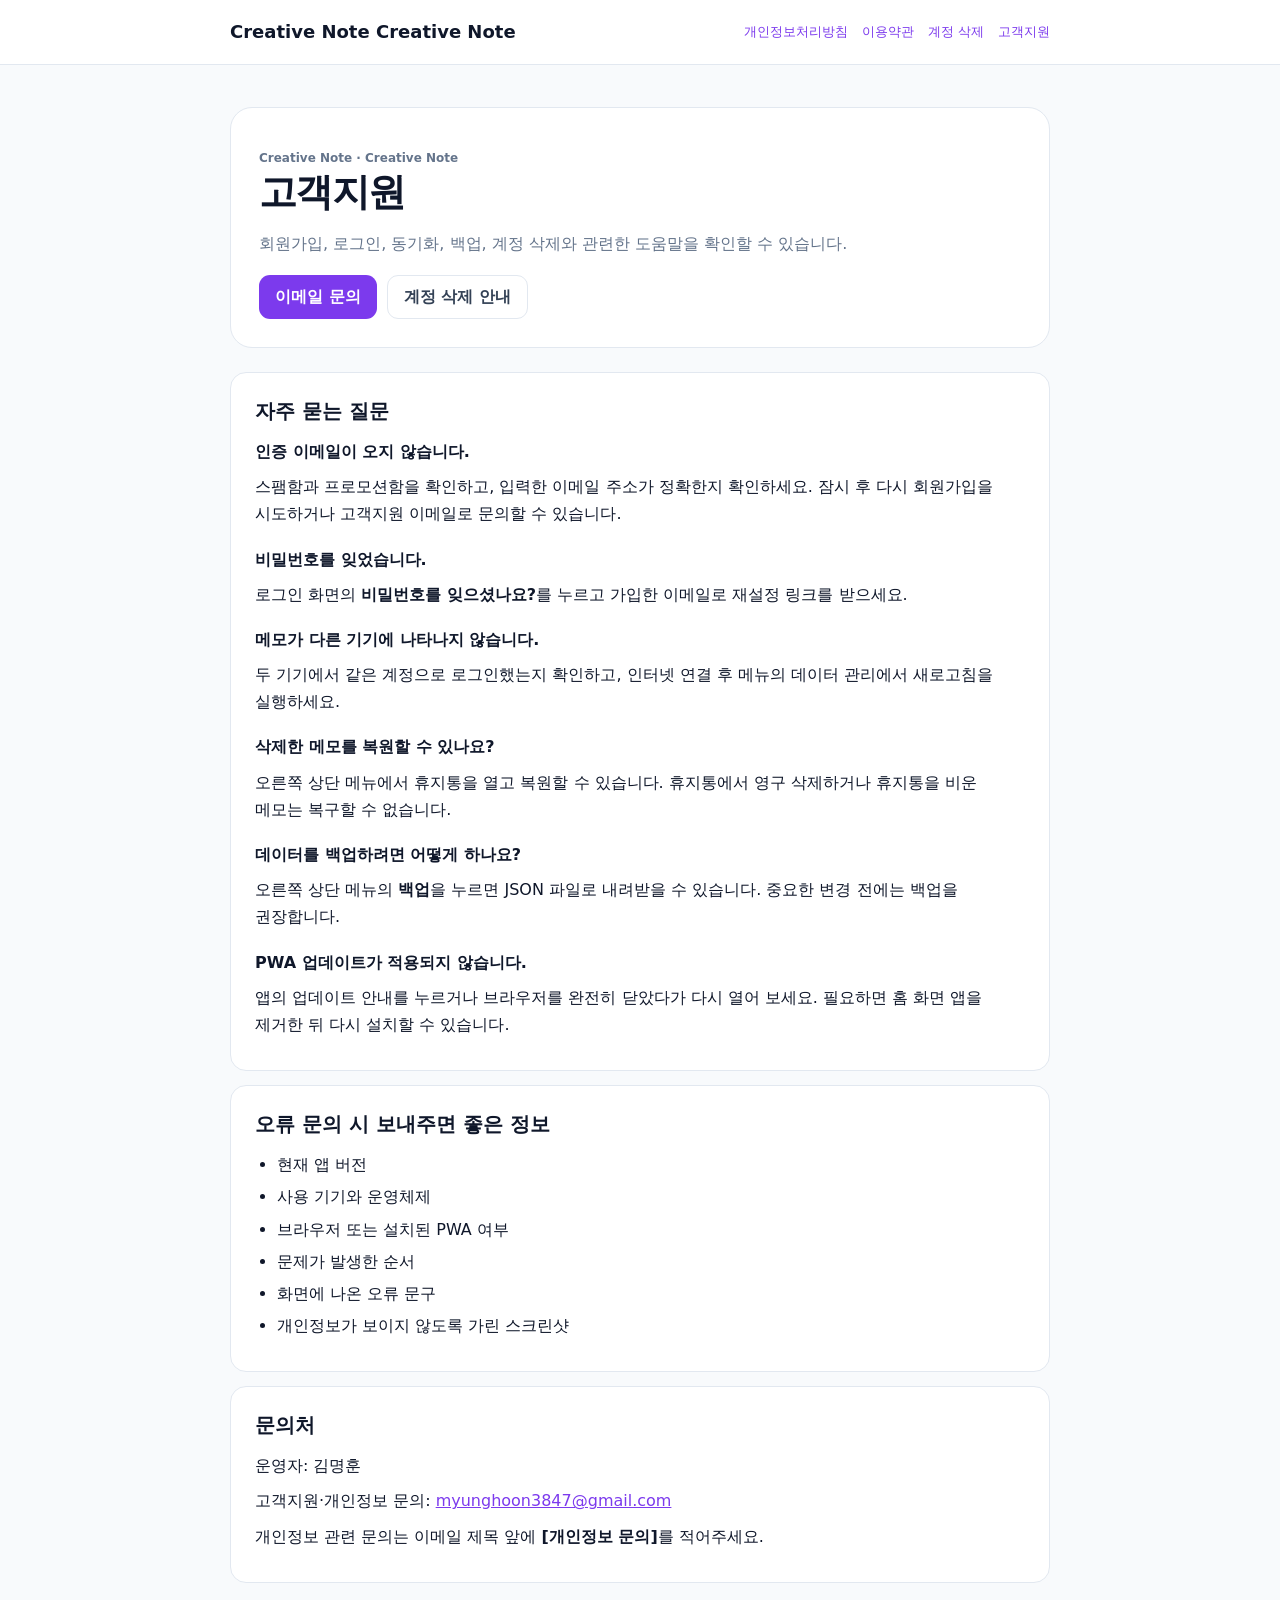
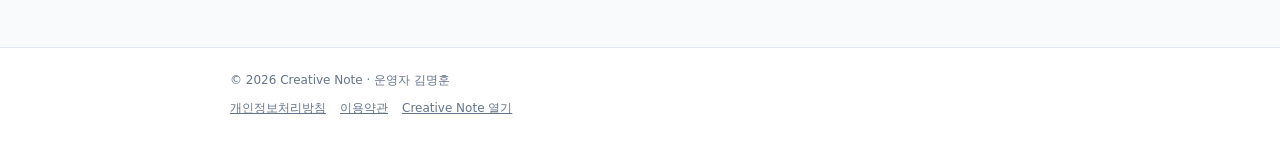
<file: support/index.html>
<!DOCTYPE html>
<html lang="ko">
<head>
  <meta charset="UTF-8" />
  <meta name="viewport" content="width=device-width, initial-scale=1.0" />
  <meta name="description" content="Creative Note 고객지원" />
  <title>고객지원 | Creative Note</title>
  <link rel="stylesheet" href="../legal/legal.css?v=457" />
</head>
<body>
  <header class="site-header"><div class="site-header-inner"><a class="brand" href="../">Creative Note <span lang="en">Creative Note</span></a><nav class="header-nav" aria-label="지원 메뉴"><a href="../legal/privacy.html">개인정보처리방침</a><a href="../legal/terms.html">이용약관</a><a href="./delete-account.html">계정 삭제</a><a href="./" aria-current="page">고객지원</a></nav></div></header>
  <main class="legal-container">
    <section class="hero"><p class="eyebrow">Creative Note · Creative Note</p><h1>고객지원</h1><p>회원가입, 로그인, 동기화, 백업, 계정 삭제와 관련한 도움말을 확인할 수 있습니다.</p><div class="action-row"><a class="button-link" href="mailto:myunghoon3847@gmail.com?subject=%5B%ED%81%AC%EB%A6%AC%EC%97%90%EC%9D%B4%ED%8B%B0%EB%B8%8C%EB%85%B8%ED%8A%B8%20%EB%AC%B8%EC%9D%98%5D">이메일 문의</a><a class="button-link secondary" href="./delete-account.html">계정 삭제 안내</a></div></section>

    <section class="section-card"><h2>자주 묻는 질문</h2>
      <div class="faq-item"><h3>인증 이메일이 오지 않습니다.</h3><p>스팸함과 프로모션함을 확인하고, 입력한 이메일 주소가 정확한지 확인하세요. 잠시 후 다시 회원가입을 시도하거나 고객지원 이메일로 문의할 수 있습니다.</p></div>
      <div class="faq-item"><h3>비밀번호를 잊었습니다.</h3><p>로그인 화면의 <strong>비밀번호를 잊으셨나요?</strong>를 누르고 가입한 이메일로 재설정 링크를 받으세요.</p></div>
      <div class="faq-item"><h3>메모가 다른 기기에 나타나지 않습니다.</h3><p>두 기기에서 같은 계정으로 로그인했는지 확인하고, 인터넷 연결 후 메뉴의 데이터 관리에서 새로고침을 실행하세요.</p></div>
      <div class="faq-item"><h3>삭제한 메모를 복원할 수 있나요?</h3><p>오른쪽 상단 메뉴에서 휴지통을 열고 복원할 수 있습니다. 휴지통에서 영구 삭제하거나 휴지통을 비운 메모는 복구할 수 없습니다.</p></div>
      <div class="faq-item"><h3>데이터를 백업하려면 어떻게 하나요?</h3><p>오른쪽 상단 메뉴의 <strong>백업</strong>을 누르면 JSON 파일로 내려받을 수 있습니다. 중요한 변경 전에는 백업을 권장합니다.</p></div>
      <div class="faq-item"><h3>PWA 업데이트가 적용되지 않습니다.</h3><p>앱의 업데이트 안내를 누르거나 브라우저를 완전히 닫았다가 다시 열어 보세요. 필요하면 홈 화면 앱을 제거한 뒤 다시 설치할 수 있습니다.</p></div>
    </section>

    <section class="section-card"><h2>오류 문의 시 보내주면 좋은 정보</h2><ul><li>현재 앱 버전</li><li>사용 기기와 운영체제</li><li>브라우저 또는 설치된 PWA 여부</li><li>문제가 발생한 순서</li><li>화면에 나온 오류 문구</li><li>개인정보가 보이지 않도록 가린 스크린샷</li></ul></section>
    <section class="section-card"><h2>문의처</h2><p>운영자: 김명훈</p><p>고객지원·개인정보 문의: <a href="mailto:myunghoon3847@gmail.com">myunghoon3847@gmail.com</a></p><p>개인정보 관련 문의는 이메일 제목 앞에 <strong>[개인정보 문의]</strong>를 적어주세요.</p></section>
  </main>
  <footer class="site-footer"><div class="site-footer-inner">© 2026 Creative Note · 운영자 김명훈<div class="footer-links"><a href="../legal/privacy.html">개인정보처리방침</a><a href="../legal/terms.html">이용약관</a><a href="../">Creative Note 열기</a></div></div></footer>
</body>
</html>
</file>
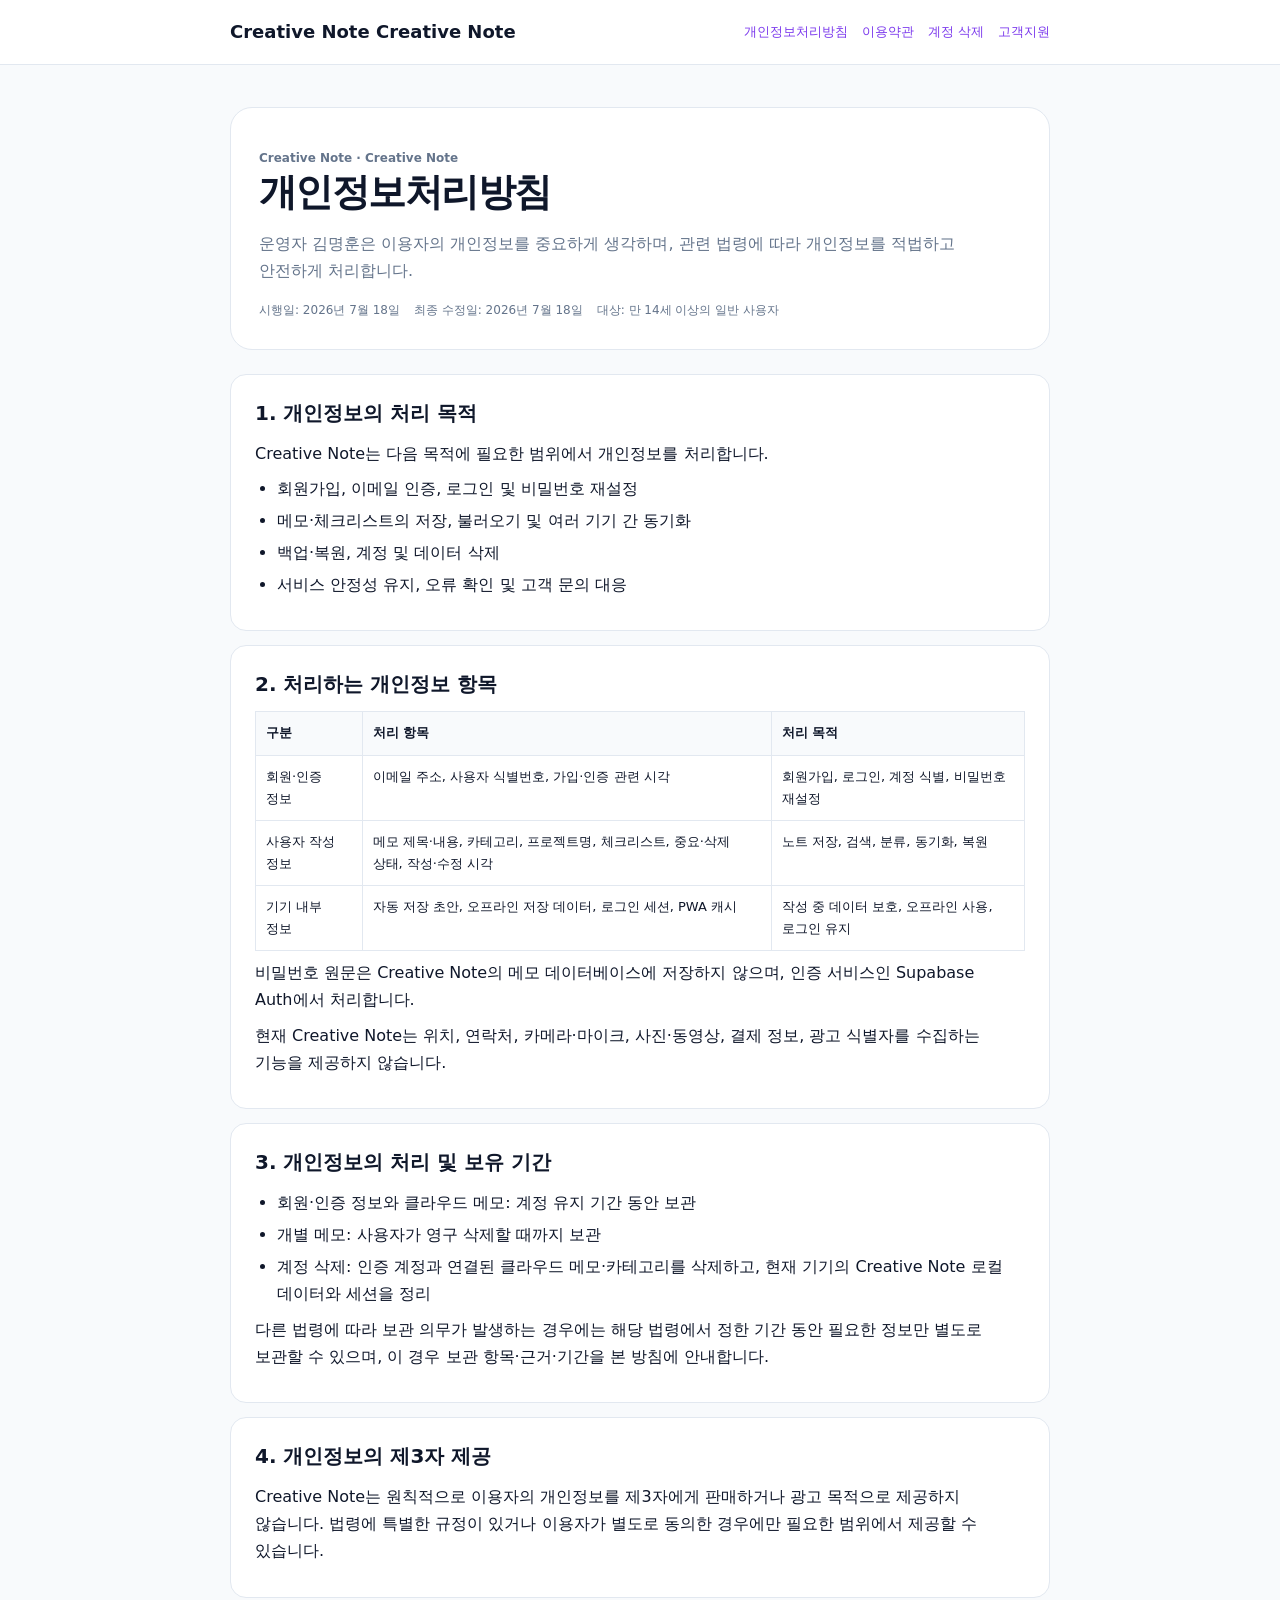
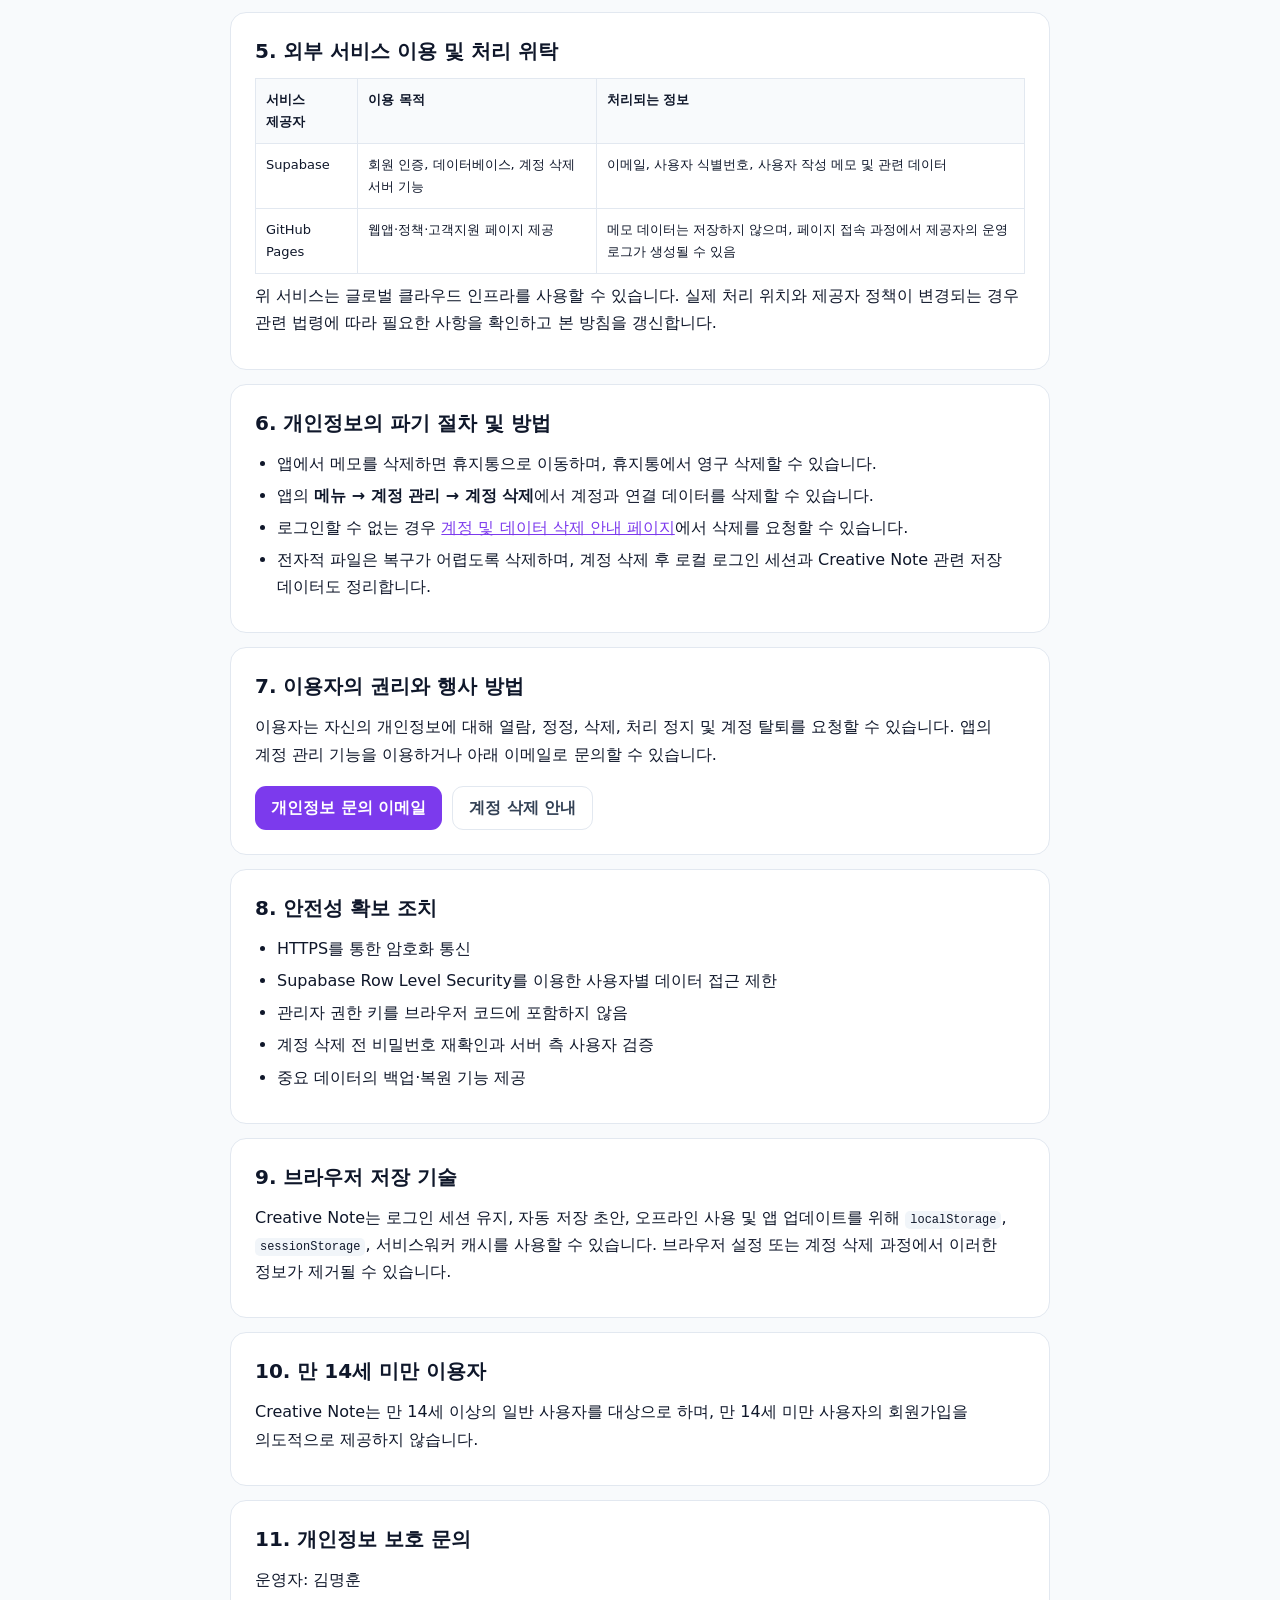
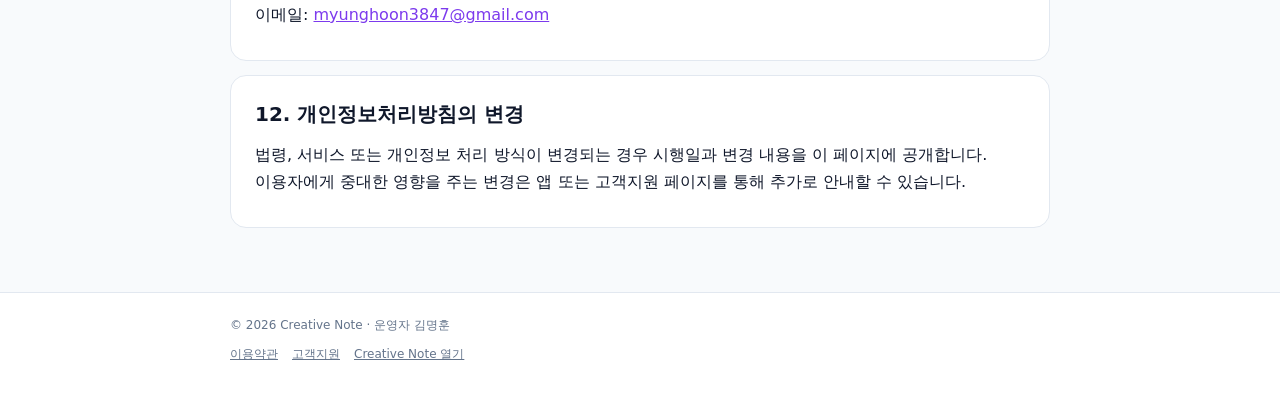
<file: legal/privacy.html>
<!DOCTYPE html>
<html lang="ko">
<head>
  <meta charset="UTF-8" />
  <meta name="viewport" content="width=device-width, initial-scale=1.0" />
  <meta name="description" content="Creative Note 개인정보처리방침" />
  <title>개인정보처리방침 | Creative Note</title>
  <link rel="stylesheet" href="./legal.css?v=457" />
</head>
<body>
  <header class="site-header">
    <div class="site-header-inner">
      <a class="brand" href="../">Creative Note <span lang="en">Creative Note</span></a>
      <nav class="header-nav" aria-label="정책 메뉴">
        <a href="./privacy.html" aria-current="page">개인정보처리방침</a>
        <a href="./terms.html">이용약관</a>
        <a href="../support/delete-account.html">계정 삭제</a>
        <a href="../support/">고객지원</a>
      </nav>
    </div>
  </header>

  <main class="legal-container">
    <section class="hero">
      <p class="eyebrow">Creative Note · Creative Note</p>
      <h1>개인정보처리방침</h1>
      <p>운영자 김명훈은 이용자의 개인정보를 중요하게 생각하며, 관련 법령에 따라 개인정보를 적법하고 안전하게 처리합니다.</p>
      <div class="meta">
        <span>시행일: 2026년 7월 18일</span>
        <span>최종 수정일: 2026년 7월 18일</span>
        <span>대상: 만 14세 이상의 일반 사용자</span>
      </div>
    </section>

    <section class="section-card">
      <h2>1. 개인정보의 처리 목적</h2>
      <p>Creative Note는 다음 목적에 필요한 범위에서 개인정보를 처리합니다.</p>
      <ul>
        <li>회원가입, 이메일 인증, 로그인 및 비밀번호 재설정</li>
        <li>메모·체크리스트의 저장, 불러오기 및 여러 기기 간 동기화</li>
        <li>백업·복원, 계정 및 데이터 삭제</li>
        <li>서비스 안정성 유지, 오류 확인 및 고객 문의 대응</li>
      </ul>
    </section>

    <section class="section-card">
      <h2>2. 처리하는 개인정보 항목</h2>
      <div class="table-wrap">
        <table>
          <thead><tr><th>구분</th><th>처리 항목</th><th>처리 목적</th></tr></thead>
          <tbody>
            <tr><td>회원·인증 정보</td><td>이메일 주소, 사용자 식별번호, 가입·인증 관련 시각</td><td>회원가입, 로그인, 계정 식별, 비밀번호 재설정</td></tr>
            <tr><td>사용자 작성 정보</td><td>메모 제목·내용, 카테고리, 프로젝트명, 체크리스트, 중요·삭제 상태, 작성·수정 시각</td><td>노트 저장, 검색, 분류, 동기화, 복원</td></tr>
            <tr><td>기기 내부 정보</td><td>자동 저장 초안, 오프라인 저장 데이터, 로그인 세션, PWA 캐시</td><td>작성 중 데이터 보호, 오프라인 사용, 로그인 유지</td></tr>
          </tbody>
        </table>
      </div>
      <p>비밀번호 원문은 Creative Note의 메모 데이터베이스에 저장하지 않으며, 인증 서비스인 Supabase Auth에서 처리합니다.</p>
      <p>현재 Creative Note는 위치, 연락처, 카메라·마이크, 사진·동영상, 결제 정보, 광고 식별자를 수집하는 기능을 제공하지 않습니다.</p>
    </section>

    <section class="section-card">
      <h2>3. 개인정보의 처리 및 보유 기간</h2>
      <ul>
        <li>회원·인증 정보와 클라우드 메모: 계정 유지 기간 동안 보관</li>
        <li>개별 메모: 사용자가 영구 삭제할 때까지 보관</li>
        <li>계정 삭제: 인증 계정과 연결된 클라우드 메모·카테고리를 삭제하고, 현재 기기의 Creative Note 로컬 데이터와 세션을 정리</li>
      </ul>
      <p>다른 법령에 따라 보관 의무가 발생하는 경우에는 해당 법령에서 정한 기간 동안 필요한 정보만 별도로 보관할 수 있으며, 이 경우 보관 항목·근거·기간을 본 방침에 안내합니다.</p>
    </section>

    <section class="section-card">
      <h2>4. 개인정보의 제3자 제공</h2>
      <p>Creative Note는 원칙적으로 이용자의 개인정보를 제3자에게 판매하거나 광고 목적으로 제공하지 않습니다. 법령에 특별한 규정이 있거나 이용자가 별도로 동의한 경우에만 필요한 범위에서 제공할 수 있습니다.</p>
    </section>

    <section class="section-card">
      <h2>5. 외부 서비스 이용 및 처리 위탁</h2>
      <div class="table-wrap">
        <table>
          <thead><tr><th>서비스 제공자</th><th>이용 목적</th><th>처리되는 정보</th></tr></thead>
          <tbody>
            <tr><td>Supabase</td><td>회원 인증, 데이터베이스, 계정 삭제 서버 기능</td><td>이메일, 사용자 식별번호, 사용자 작성 메모 및 관련 데이터</td></tr>
            <tr><td>GitHub Pages</td><td>웹앱·정책·고객지원 페이지 제공</td><td>메모 데이터는 저장하지 않으며, 페이지 접속 과정에서 제공자의 운영 로그가 생성될 수 있음</td></tr>
          </tbody>
        </table>
      </div>
      <p>위 서비스는 글로벌 클라우드 인프라를 사용할 수 있습니다. 실제 처리 위치와 제공자 정책이 변경되는 경우 관련 법령에 따라 필요한 사항을 확인하고 본 방침을 갱신합니다.</p>
    </section>

    <section class="section-card">
      <h2>6. 개인정보의 파기 절차 및 방법</h2>
      <ul>
        <li>앱에서 메모를 삭제하면 휴지통으로 이동하며, 휴지통에서 영구 삭제할 수 있습니다.</li>
        <li>앱의 <strong>메뉴 → 계정 관리 → 계정 삭제</strong>에서 계정과 연결 데이터를 삭제할 수 있습니다.</li>
        <li>로그인할 수 없는 경우 <a href="../support/delete-account.html">계정 및 데이터 삭제 안내 페이지</a>에서 삭제를 요청할 수 있습니다.</li>
        <li>전자적 파일은 복구가 어렵도록 삭제하며, 계정 삭제 후 로컬 로그인 세션과 Creative Note 관련 저장 데이터도 정리합니다.</li>
      </ul>
    </section>

    <section class="section-card">
      <h2>7. 이용자의 권리와 행사 방법</h2>
      <p>이용자는 자신의 개인정보에 대해 열람, 정정, 삭제, 처리 정지 및 계정 탈퇴를 요청할 수 있습니다. 앱의 계정 관리 기능을 이용하거나 아래 이메일로 문의할 수 있습니다.</p>
      <div class="action-row">
        <a class="button-link" href="mailto:myunghoon3847@gmail.com?subject=%5B%ED%81%AC%EB%A6%AC%EC%97%90%EC%9D%B4%ED%8B%B0%EB%B8%8C%EB%85%B8%ED%8A%B8%20%EA%B0%9C%EC%9D%B8%EC%A0%95%EB%B3%B4%20%EB%AC%B8%EC%9D%98%5D">개인정보 문의 이메일</a>
        <a class="button-link secondary" href="../support/delete-account.html">계정 삭제 안내</a>
      </div>
    </section>

    <section class="section-card">
      <h2>8. 안전성 확보 조치</h2>
      <ul>
        <li>HTTPS를 통한 암호화 통신</li>
        <li>Supabase Row Level Security를 이용한 사용자별 데이터 접근 제한</li>
        <li>관리자 권한 키를 브라우저 코드에 포함하지 않음</li>
        <li>계정 삭제 전 비밀번호 재확인과 서버 측 사용자 검증</li>
        <li>중요 데이터의 백업·복원 기능 제공</li>
      </ul>
    </section>

    <section class="section-card">
      <h2>9. 브라우저 저장 기술</h2>
      <p>Creative Note는 로그인 세션 유지, 자동 저장 초안, 오프라인 사용 및 앱 업데이트를 위해 <code>localStorage</code>, <code>sessionStorage</code>, 서비스워커 캐시를 사용할 수 있습니다. 브라우저 설정 또는 계정 삭제 과정에서 이러한 정보가 제거될 수 있습니다.</p>
    </section>

    <section class="section-card">
      <h2>10. 만 14세 미만 이용자</h2>
      <p>Creative Note는 만 14세 이상의 일반 사용자를 대상으로 하며, 만 14세 미만 사용자의 회원가입을 의도적으로 제공하지 않습니다.</p>
    </section>

    <section class="section-card">
      <h2>11. 개인정보 보호 문의</h2>
      <p>운영자: 김명훈</p>
      <p>이메일: <a href="mailto:myunghoon3847@gmail.com">myunghoon3847@gmail.com</a></p>
    </section>

    <section class="section-card">
      <h2>12. 개인정보처리방침의 변경</h2>
      <p>법령, 서비스 또는 개인정보 처리 방식이 변경되는 경우 시행일과 변경 내용을 이 페이지에 공개합니다. 이용자에게 중대한 영향을 주는 변경은 앱 또는 고객지원 페이지를 통해 추가로 안내할 수 있습니다.</p>
    </section>
  </main>

  <footer class="site-footer"><div class="site-footer-inner">© 2026 Creative Note · 운영자 김명훈<div class="footer-links"><a href="./terms.html">이용약관</a><a href="../support/">고객지원</a><a href="../">Creative Note 열기</a></div></div></footer>
</body>
</html>
</file>
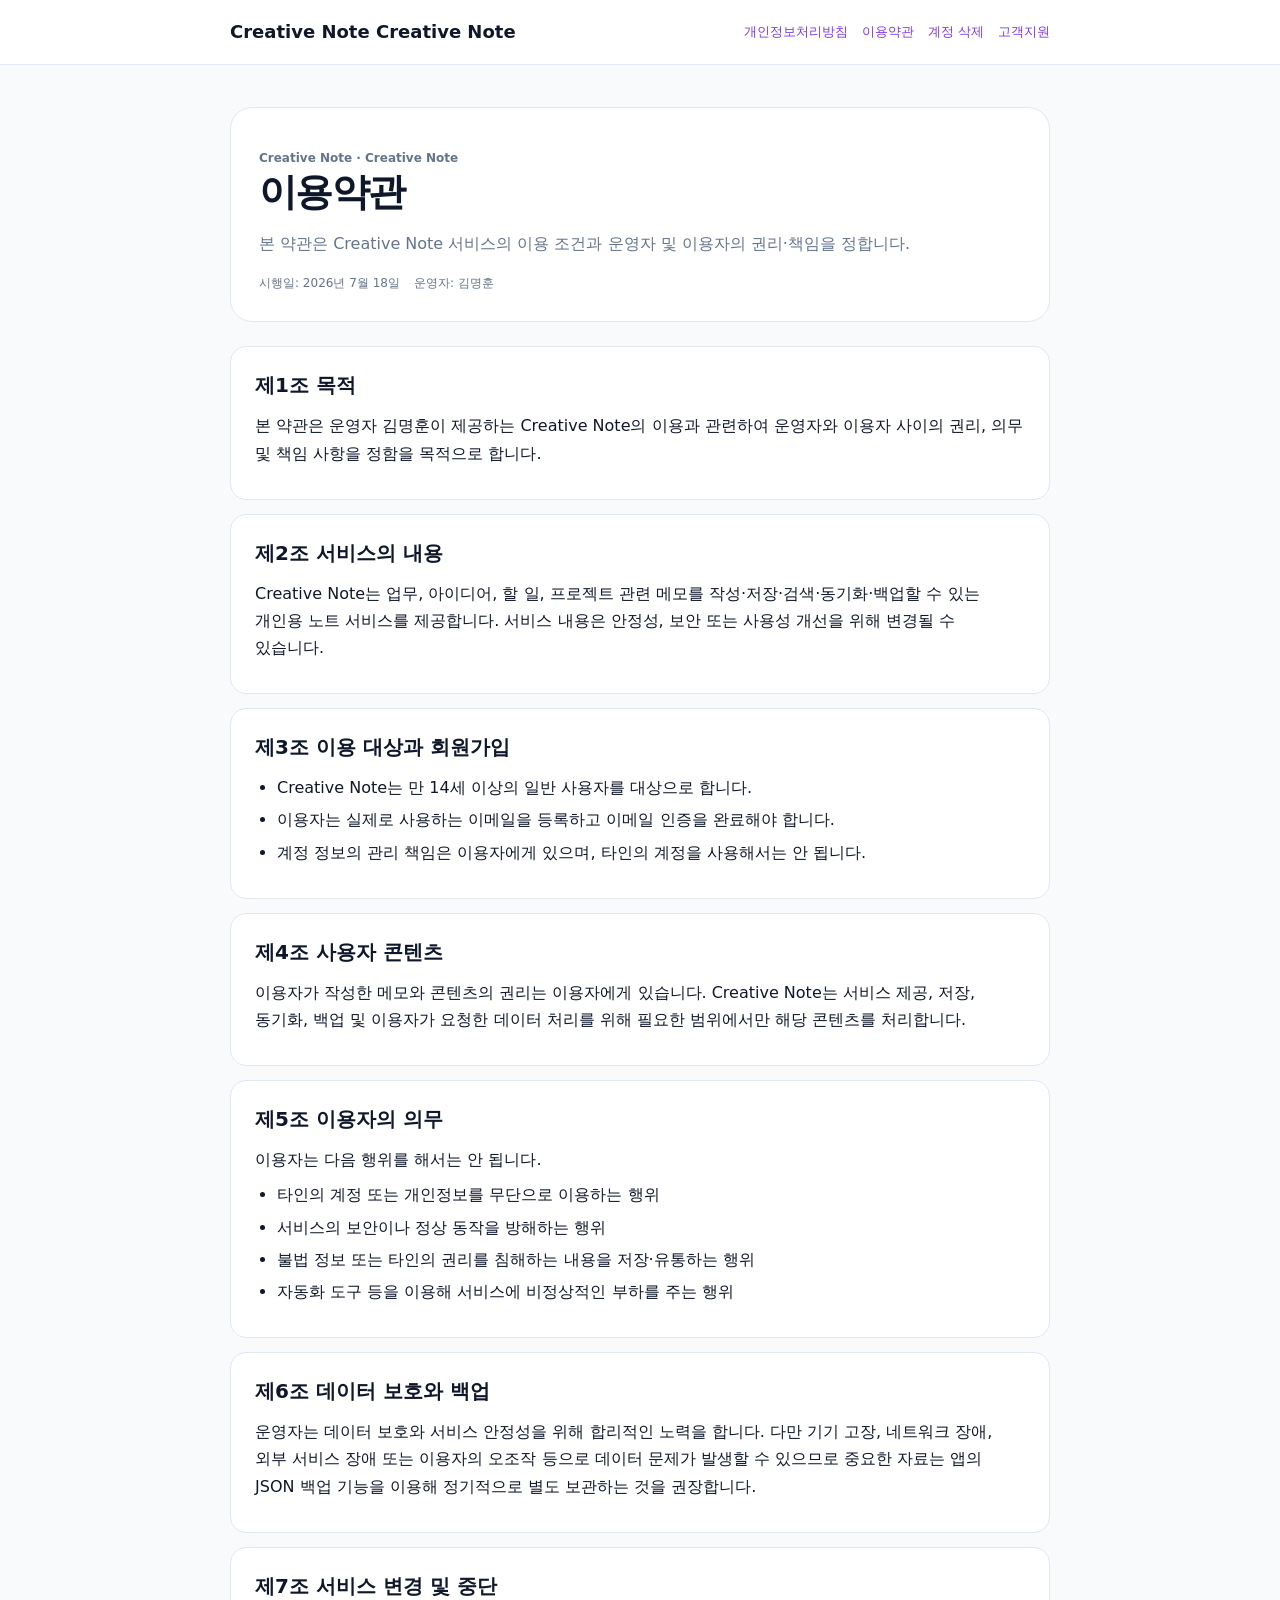
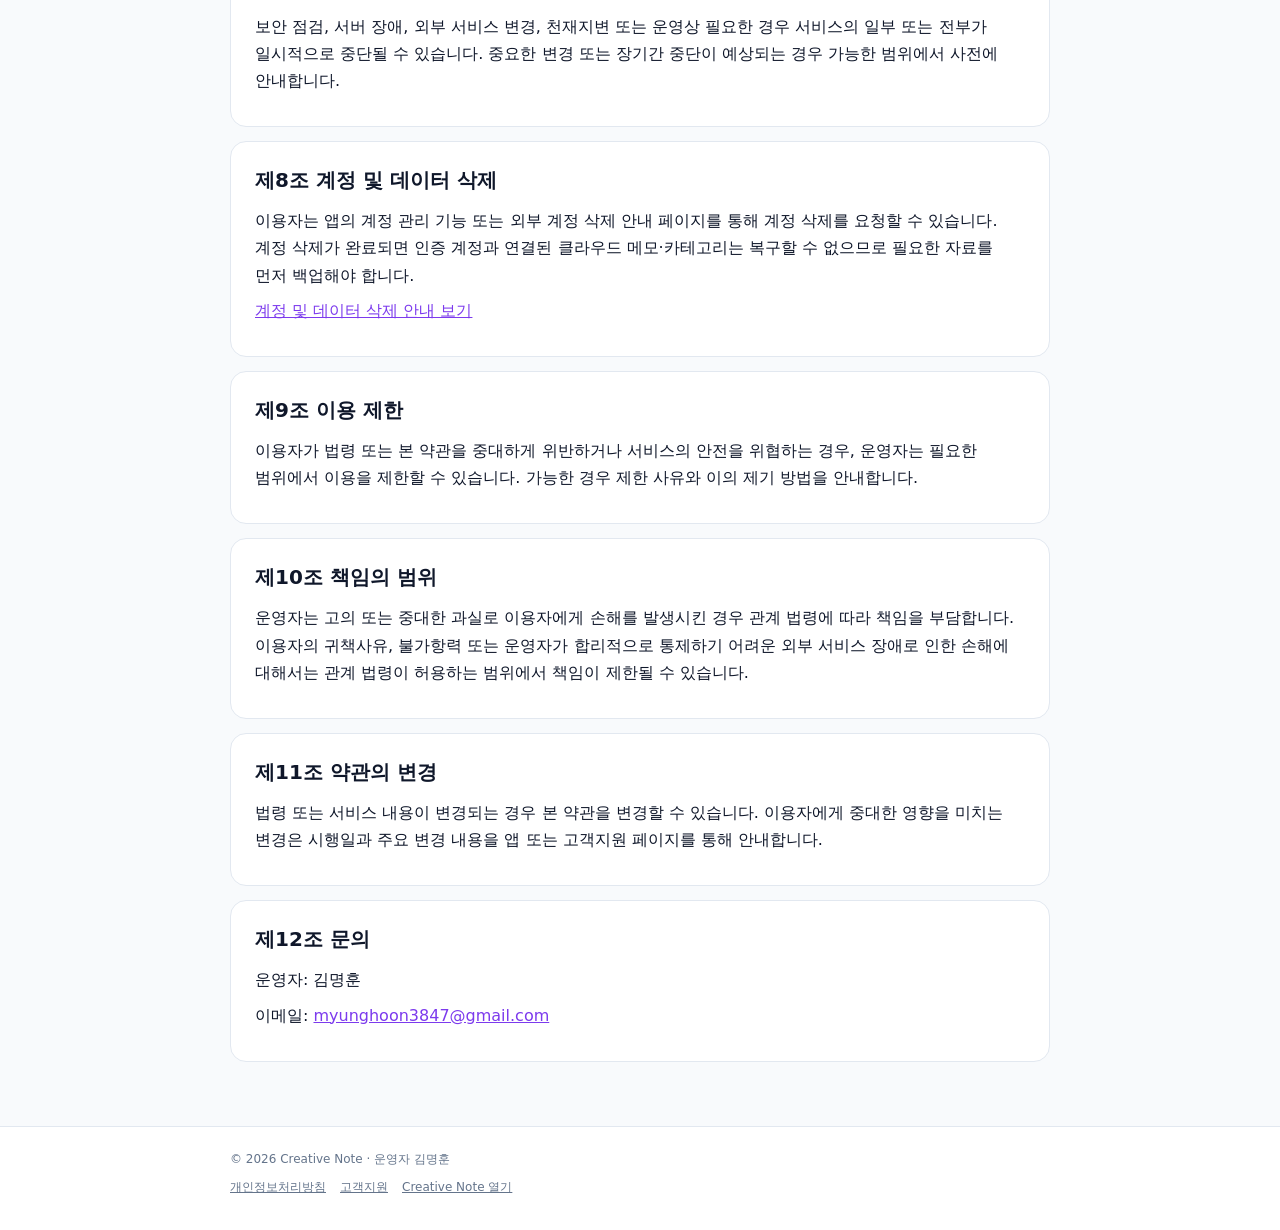
<file: legal/terms.html>
<!DOCTYPE html>
<html lang="ko">
<head>
  <meta charset="UTF-8" />
  <meta name="viewport" content="width=device-width, initial-scale=1.0" />
  <meta name="description" content="Creative Note 이용약관" />
  <title>이용약관 | Creative Note</title>
  <link rel="stylesheet" href="./legal.css?v=457" />
</head>
<body>
  <header class="site-header"><div class="site-header-inner"><a class="brand" href="../">Creative Note <span lang="en">Creative Note</span></a><nav class="header-nav" aria-label="정책 메뉴"><a href="./privacy.html">개인정보처리방침</a><a href="./terms.html" aria-current="page">이용약관</a><a href="../support/delete-account.html">계정 삭제</a><a href="../support/">고객지원</a></nav></div></header>
  <main class="legal-container">
    <section class="hero"><p class="eyebrow">Creative Note · Creative Note</p><h1>이용약관</h1><p>본 약관은 Creative Note 서비스의 이용 조건과 운영자 및 이용자의 권리·책임을 정합니다.</p><div class="meta"><span>시행일: 2026년 7월 18일</span><span>운영자: 김명훈</span></div></section>

    <section class="section-card"><h2>제1조 목적</h2><p>본 약관은 운영자 김명훈이 제공하는 Creative Note의 이용과 관련하여 운영자와 이용자 사이의 권리, 의무 및 책임 사항을 정함을 목적으로 합니다.</p></section>
    <section class="section-card"><h2>제2조 서비스의 내용</h2><p>Creative Note는 업무, 아이디어, 할 일, 프로젝트 관련 메모를 작성·저장·검색·동기화·백업할 수 있는 개인용 노트 서비스를 제공합니다. 서비스 내용은 안정성, 보안 또는 사용성 개선을 위해 변경될 수 있습니다.</p></section>
    <section class="section-card"><h2>제3조 이용 대상과 회원가입</h2><ul><li>Creative Note는 만 14세 이상의 일반 사용자를 대상으로 합니다.</li><li>이용자는 실제로 사용하는 이메일을 등록하고 이메일 인증을 완료해야 합니다.</li><li>계정 정보의 관리 책임은 이용자에게 있으며, 타인의 계정을 사용해서는 안 됩니다.</li></ul></section>
    <section class="section-card"><h2>제4조 사용자 콘텐츠</h2><p>이용자가 작성한 메모와 콘텐츠의 권리는 이용자에게 있습니다. Creative Note는 서비스 제공, 저장, 동기화, 백업 및 이용자가 요청한 데이터 처리를 위해 필요한 범위에서만 해당 콘텐츠를 처리합니다.</p></section>
    <section class="section-card"><h2>제5조 이용자의 의무</h2><p>이용자는 다음 행위를 해서는 안 됩니다.</p><ul><li>타인의 계정 또는 개인정보를 무단으로 이용하는 행위</li><li>서비스의 보안이나 정상 동작을 방해하는 행위</li><li>불법 정보 또는 타인의 권리를 침해하는 내용을 저장·유통하는 행위</li><li>자동화 도구 등을 이용해 서비스에 비정상적인 부하를 주는 행위</li></ul></section>
    <section class="section-card"><h2>제6조 데이터 보호와 백업</h2><p>운영자는 데이터 보호와 서비스 안정성을 위해 합리적인 노력을 합니다. 다만 기기 고장, 네트워크 장애, 외부 서비스 장애 또는 이용자의 오조작 등으로 데이터 문제가 발생할 수 있으므로 중요한 자료는 앱의 JSON 백업 기능을 이용해 정기적으로 별도 보관하는 것을 권장합니다.</p></section>
    <section class="section-card"><h2>제7조 서비스 변경 및 중단</h2><p>보안 점검, 서버 장애, 외부 서비스 변경, 천재지변 또는 운영상 필요한 경우 서비스의 일부 또는 전부가 일시적으로 중단될 수 있습니다. 중요한 변경 또는 장기간 중단이 예상되는 경우 가능한 범위에서 사전에 안내합니다.</p></section>
    <section class="section-card"><h2>제8조 계정 및 데이터 삭제</h2><p>이용자는 앱의 계정 관리 기능 또는 외부 계정 삭제 안내 페이지를 통해 계정 삭제를 요청할 수 있습니다. 계정 삭제가 완료되면 인증 계정과 연결된 클라우드 메모·카테고리는 복구할 수 없으므로 필요한 자료를 먼저 백업해야 합니다.</p><p><a href="../support/delete-account.html">계정 및 데이터 삭제 안내 보기</a></p></section>
    <section class="section-card"><h2>제9조 이용 제한</h2><p>이용자가 법령 또는 본 약관을 중대하게 위반하거나 서비스의 안전을 위협하는 경우, 운영자는 필요한 범위에서 이용을 제한할 수 있습니다. 가능한 경우 제한 사유와 이의 제기 방법을 안내합니다.</p></section>
    <section class="section-card"><h2>제10조 책임의 범위</h2><p>운영자는 고의 또는 중대한 과실로 이용자에게 손해를 발생시킨 경우 관계 법령에 따라 책임을 부담합니다. 이용자의 귀책사유, 불가항력 또는 운영자가 합리적으로 통제하기 어려운 외부 서비스 장애로 인한 손해에 대해서는 관계 법령이 허용하는 범위에서 책임이 제한될 수 있습니다.</p></section>
    <section class="section-card"><h2>제11조 약관의 변경</h2><p>법령 또는 서비스 내용이 변경되는 경우 본 약관을 변경할 수 있습니다. 이용자에게 중대한 영향을 미치는 변경은 시행일과 주요 변경 내용을 앱 또는 고객지원 페이지를 통해 안내합니다.</p></section>
    <section class="section-card"><h2>제12조 문의</h2><p>운영자: 김명훈</p><p>이메일: <a href="mailto:myunghoon3847@gmail.com">myunghoon3847@gmail.com</a></p></section>
  </main>
  <footer class="site-footer"><div class="site-footer-inner">© 2026 Creative Note · 운영자 김명훈<div class="footer-links"><a href="./privacy.html">개인정보처리방침</a><a href="../support/">고객지원</a><a href="../">Creative Note 열기</a></div></div></footer>
</body>
</html>
</file>
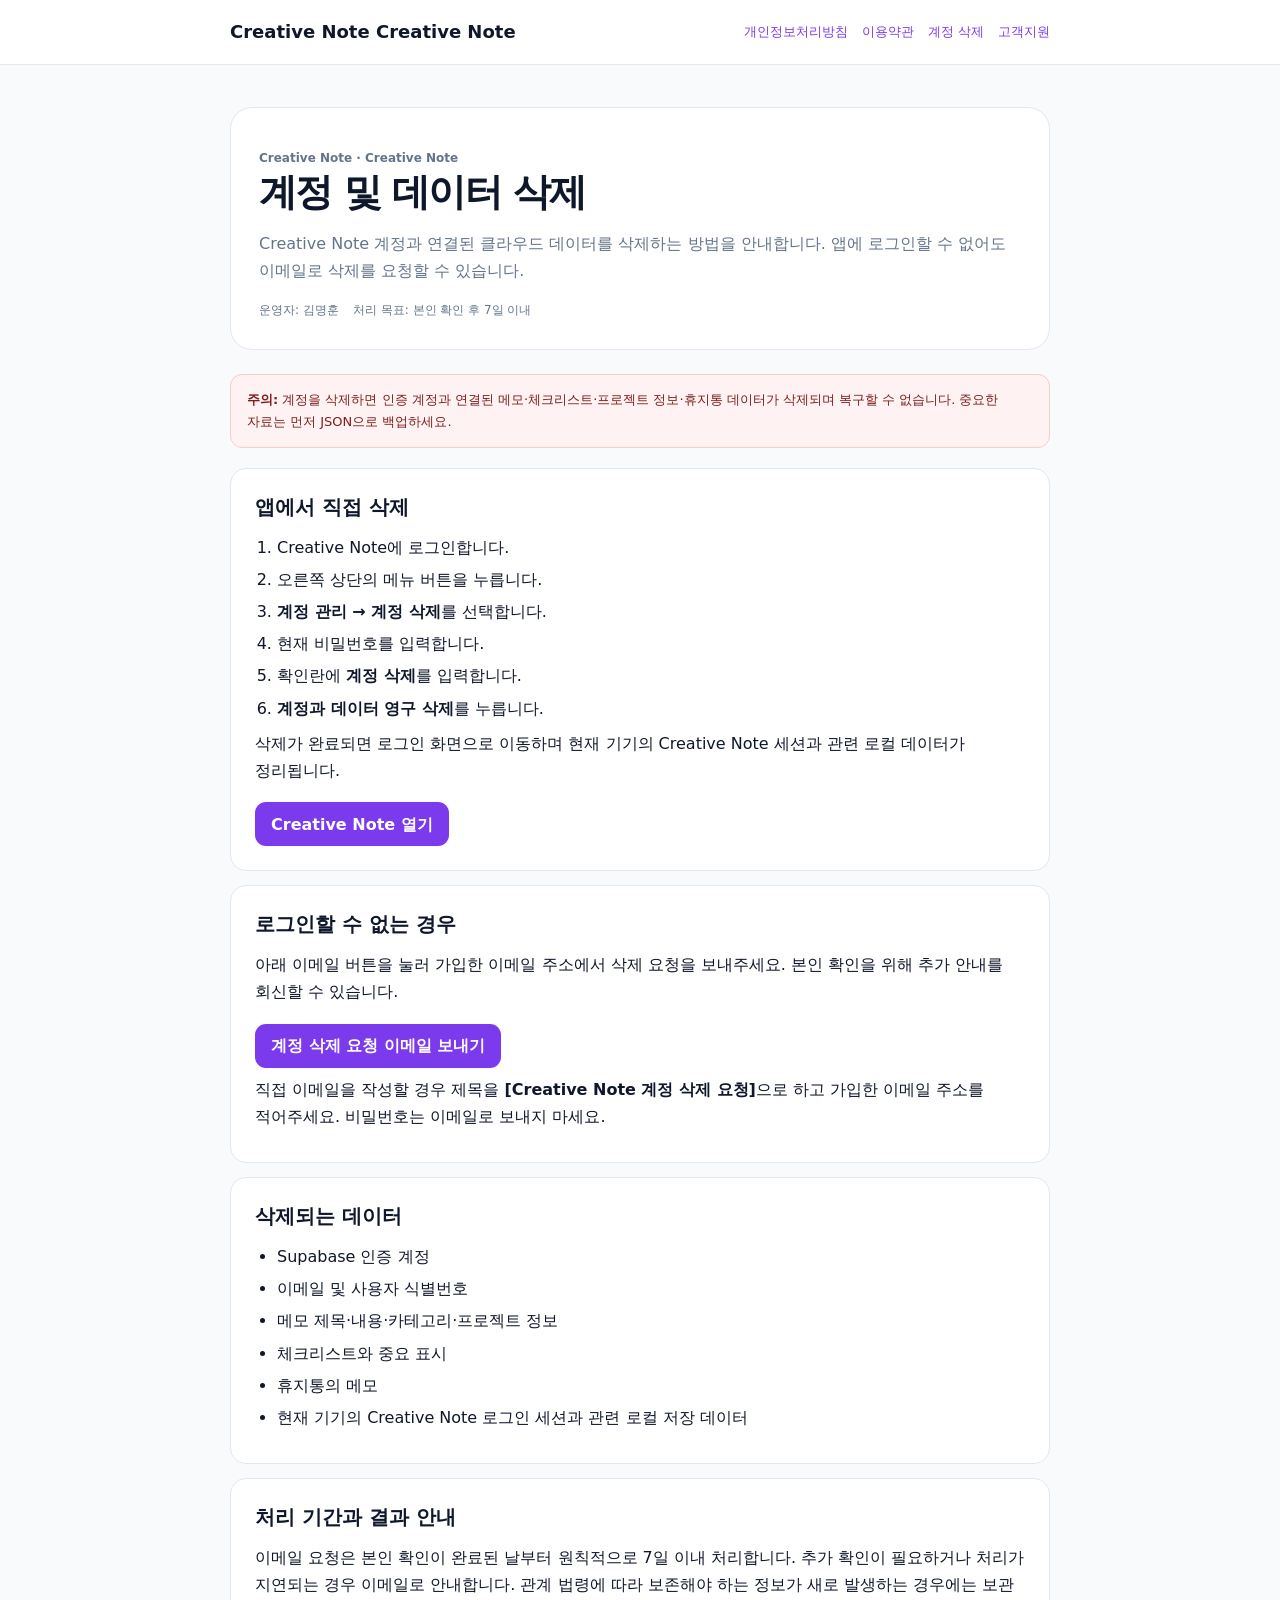
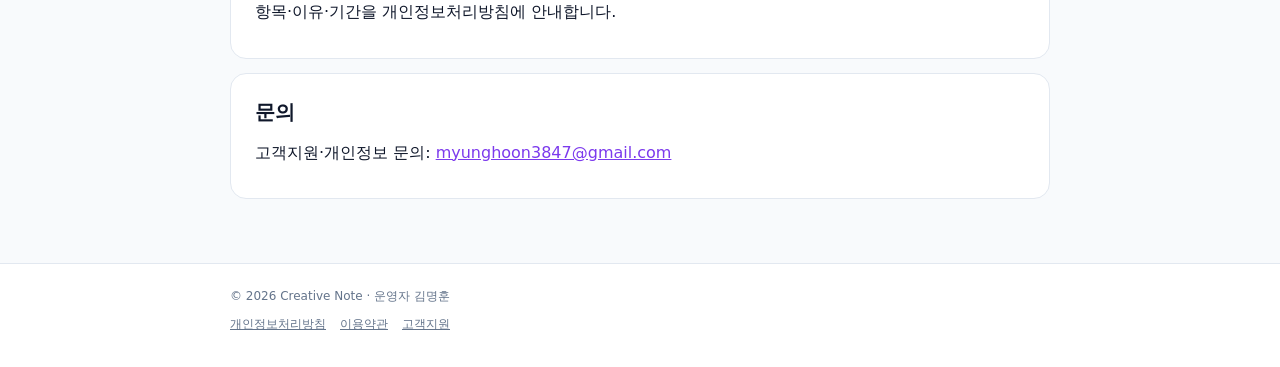
<file: support/delete-account.html>
<!DOCTYPE html>
<html lang="ko">
<head>
  <meta charset="UTF-8" />
  <meta name="viewport" content="width=device-width, initial-scale=1.0" />
  <meta name="description" content="Creative Note 계정 및 데이터 삭제 안내" />
  <title>계정 및 데이터 삭제 | Creative Note</title>
  <link rel="stylesheet" href="../legal/legal.css?v=457" />
</head>
<body>
  <header class="site-header"><div class="site-header-inner"><a class="brand" href="../">Creative Note <span lang="en">Creative Note</span></a><nav class="header-nav" aria-label="지원 메뉴"><a href="../legal/privacy.html">개인정보처리방침</a><a href="../legal/terms.html">이용약관</a><a href="./delete-account.html" aria-current="page">계정 삭제</a><a href="./">고객지원</a></nav></div></header>
  <main class="legal-container">
    <section class="hero"><p class="eyebrow">Creative Note · Creative Note</p><h1>계정 및 데이터 삭제</h1><p>Creative Note 계정과 연결된 클라우드 데이터를 삭제하는 방법을 안내합니다. 앱에 로그인할 수 없어도 이메일로 삭제를 요청할 수 있습니다.</p><div class="meta"><span>운영자: 김명훈</span><span>처리 목표: 본인 확인 후 7일 이내</span></div></section>

    <div class="notice danger"><strong>주의:</strong> 계정을 삭제하면 인증 계정과 연결된 메모·체크리스트·프로젝트 정보·휴지통 데이터가 삭제되며 복구할 수 없습니다. 중요한 자료는 먼저 JSON으로 백업하세요.</div>

    <section class="section-card"><h2>앱에서 직접 삭제</h2><ol><li>Creative Note에 로그인합니다.</li><li>오른쪽 상단의 메뉴 버튼을 누릅니다.</li><li><strong>계정 관리 → 계정 삭제</strong>를 선택합니다.</li><li>현재 비밀번호를 입력합니다.</li><li>확인란에 <strong>계정 삭제</strong>를 입력합니다.</li><li><strong>계정과 데이터 영구 삭제</strong>를 누릅니다.</li></ol><p>삭제가 완료되면 로그인 화면으로 이동하며 현재 기기의 Creative Note 세션과 관련 로컬 데이터가 정리됩니다.</p><div class="action-row"><a class="button-link" href="../">Creative Note 열기</a></div></section>

    <section class="section-card"><h2>로그인할 수 없는 경우</h2><p>아래 이메일 버튼을 눌러 가입한 이메일 주소에서 삭제 요청을 보내주세요. 본인 확인을 위해 추가 안내를 회신할 수 있습니다.</p><div class="action-row"><a class="button-link" href="mailto:myunghoon3847@gmail.com?subject=%5B%ED%81%AC%EB%A6%AC%EC%97%90%EC%9D%B4%ED%8B%B0%EB%B8%8C%EB%85%B8%ED%8A%B8%20%EA%B3%84%EC%A0%95%20%EC%82%AD%EC%A0%9C%20%EC%9A%94%EC%B2%AD%5D&body=%EA%B0%80%EC%9E%85%ED%95%9C%20%EC%9D%B4%EB%A9%94%EC%9D%BC%3A%0A%EC%82%AD%EC%A0%9C%20%EC%9A%94%EC%B2%AD%20%EC%82%AC%EC%9C%A0%28%EC%84%A0%ED%83%9D%29%3A%0A%EB%B3%B8%EC%9D%B8%20%ED%99%95%EC%9D%B8%20%EC%95%88%EB%82%B4%EB%A5%BC%20%EC%9A%94%EC%B2%AD%ED%95%A9%EB%8B%88%EB%8B%A4.">계정 삭제 요청 이메일 보내기</a></div><p>직접 이메일을 작성할 경우 제목을 <strong>[Creative Note 계정 삭제 요청]</strong>으로 하고 가입한 이메일 주소를 적어주세요. 비밀번호는 이메일로 보내지 마세요.</p></section>

    <section class="section-card"><h2>삭제되는 데이터</h2><ul><li>Supabase 인증 계정</li><li>이메일 및 사용자 식별번호</li><li>메모 제목·내용·카테고리·프로젝트 정보</li><li>체크리스트와 중요 표시</li><li>휴지통의 메모</li><li>현재 기기의 Creative Note 로그인 세션과 관련 로컬 저장 데이터</li></ul></section>
    <section class="section-card"><h2>처리 기간과 결과 안내</h2><p>이메일 요청은 본인 확인이 완료된 날부터 원칙적으로 7일 이내 처리합니다. 추가 확인이 필요하거나 처리가 지연되는 경우 이메일로 안내합니다. 관계 법령에 따라 보존해야 하는 정보가 새로 발생하는 경우에는 보관 항목·이유·기간을 개인정보처리방침에 안내합니다.</p></section>
    <section class="section-card"><h2>문의</h2><p>고객지원·개인정보 문의: <a href="mailto:myunghoon3847@gmail.com">myunghoon3847@gmail.com</a></p></section>
  </main>
  <footer class="site-footer"><div class="site-footer-inner">© 2026 Creative Note · 운영자 김명훈<div class="footer-links"><a href="../legal/privacy.html">개인정보처리방침</a><a href="../legal/terms.html">이용약관</a><a href="./">고객지원</a></div></div></footer>
</body>
</html>
</file>
<file: legal/legal.css>
:root {
  color-scheme: light;
  --bg: #f8fafc;
  --surface: #ffffff;
  --text: #0f172a;
  --muted: #64748b;
  --line: #e2e8f0;
  --primary: #7c3aed;
  --primary-soft: #f5f3ff;
  --danger: #b91c1c;
  --radius: 16px;
  font-family: Pretendard, "Noto Sans KR", "Apple SD Gothic Neo", system-ui, sans-serif;
}

* { box-sizing: border-box; }
html { scroll-behavior: smooth; }
body {
  margin: 0;
  background: var(--bg);
  color: var(--text);
  line-height: 1.7;
  word-break: keep-all;
}
a { color: var(--primary); }
button, a { -webkit-tap-highlight-color: transparent; }
.site-header {
  border-bottom: 1px solid var(--line);
  background: rgba(255,255,255,.94);
}
.site-header-inner,
.legal-container,
.site-footer-inner {
  width: min(100% - 32px, 820px);
  margin: 0 auto;
}
.site-header-inner {
  display: flex;
  align-items: center;
  justify-content: space-between;
  gap: 16px;
  min-height: 64px;
}
.brand {
  color: var(--text);
  font-size: 18px;
  font-weight: 800;
  text-decoration: none;
}
.header-nav {
  display: flex;
  flex-wrap: wrap;
  gap: 8px 14px;
  font-size: 13px;
}
.header-nav a { text-decoration: none; }
.legal-container { padding: 42px 0 64px; }
.hero {
  margin-bottom: 24px;
  padding: 28px;
  border: 1px solid var(--line);
  border-radius: 22px;
  background: var(--surface);
}
.eyebrow {
  margin: 0 0 6px;
  color: var(--primary);
  font-size: 12px;
  font-weight: 800;
}
h1 {
  margin: 0;
  font-size: clamp(27px, 5vw, 38px);
  line-height: 1.3;
  letter-spacing: -.04em;
}
.hero p { margin: 12px 0 0; color: var(--muted); }
.meta {
  display: flex;
  flex-wrap: wrap;
  gap: 6px 14px;
  margin-top: 16px;
  color: var(--muted);
  font-size: 12px;
}
.notice {
  margin: 20px 0;
  padding: 14px 16px;
  border: 1px solid #ddd6fe;
  border-radius: 12px;
  background: var(--primary-soft);
  font-size: 13px;
}
.notice.danger {
  border-color: #fecaca;
  background: #fef2f2;
  color: #7f1d1d;
}
.section-card {
  margin-top: 14px;
  padding: 24px;
  border: 1px solid var(--line);
  border-radius: var(--radius);
  background: var(--surface);
}
h2 { margin: 0 0 12px; font-size: 20px; line-height: 1.45; }
h3 { margin: 20px 0 8px; font-size: 16px; }
p { margin: 8px 0; }
ul, ol { margin: 8px 0; padding-left: 22px; }
li + li { margin-top: 5px; }
.table-wrap { overflow-x: auto; }
table {
  width: 100%;
  border-collapse: collapse;
  font-size: 13px;
}
th, td {
  padding: 10px;
  border: 1px solid var(--line);
  text-align: left;
  vertical-align: top;
}
th { background: #f8fafc; }
.action-row {
  display: flex;
  flex-wrap: wrap;
  gap: 10px;
  margin-top: 18px;
}
.button-link {
  display: inline-flex;
  align-items: center;
  justify-content: center;
  min-height: 44px;
  padding: 0 16px;
  border-radius: 11px;
  background: var(--primary);
  color: white;
  font-weight: 800;
  text-decoration: none;
}
.button-link.secondary {
  border: 1px solid var(--line);
  background: white;
  color: #334155;
}
.faq-item + .faq-item { margin-top: 18px; }
.faq-item h3 { margin-top: 0; }
.site-footer {
  border-top: 1px solid var(--line);
  background: white;
}
.site-footer-inner {
  padding: 22px 0 32px;
  color: var(--muted);
  font-size: 12px;
}
.footer-links { display: flex; flex-wrap: wrap; gap: 8px 14px; margin-top: 8px; }
.footer-links a { color: var(--muted); }
code {
  padding: 2px 5px;
  border-radius: 5px;
  background: #f1f5f9;
  font-size: .92em;
}
@media (max-width: 560px) {
  .site-header-inner { align-items: flex-start; flex-direction: column; padding: 14px 0; }
  .legal-container { padding-top: 24px; }
  .hero, .section-card { padding: 19px; }
  .action-row { flex-direction: column; }
  .button-link { width: 100%; }
}

.legal-container a,
.site-footer a {
  overflow-wrap: anywhere;
}
</file>
